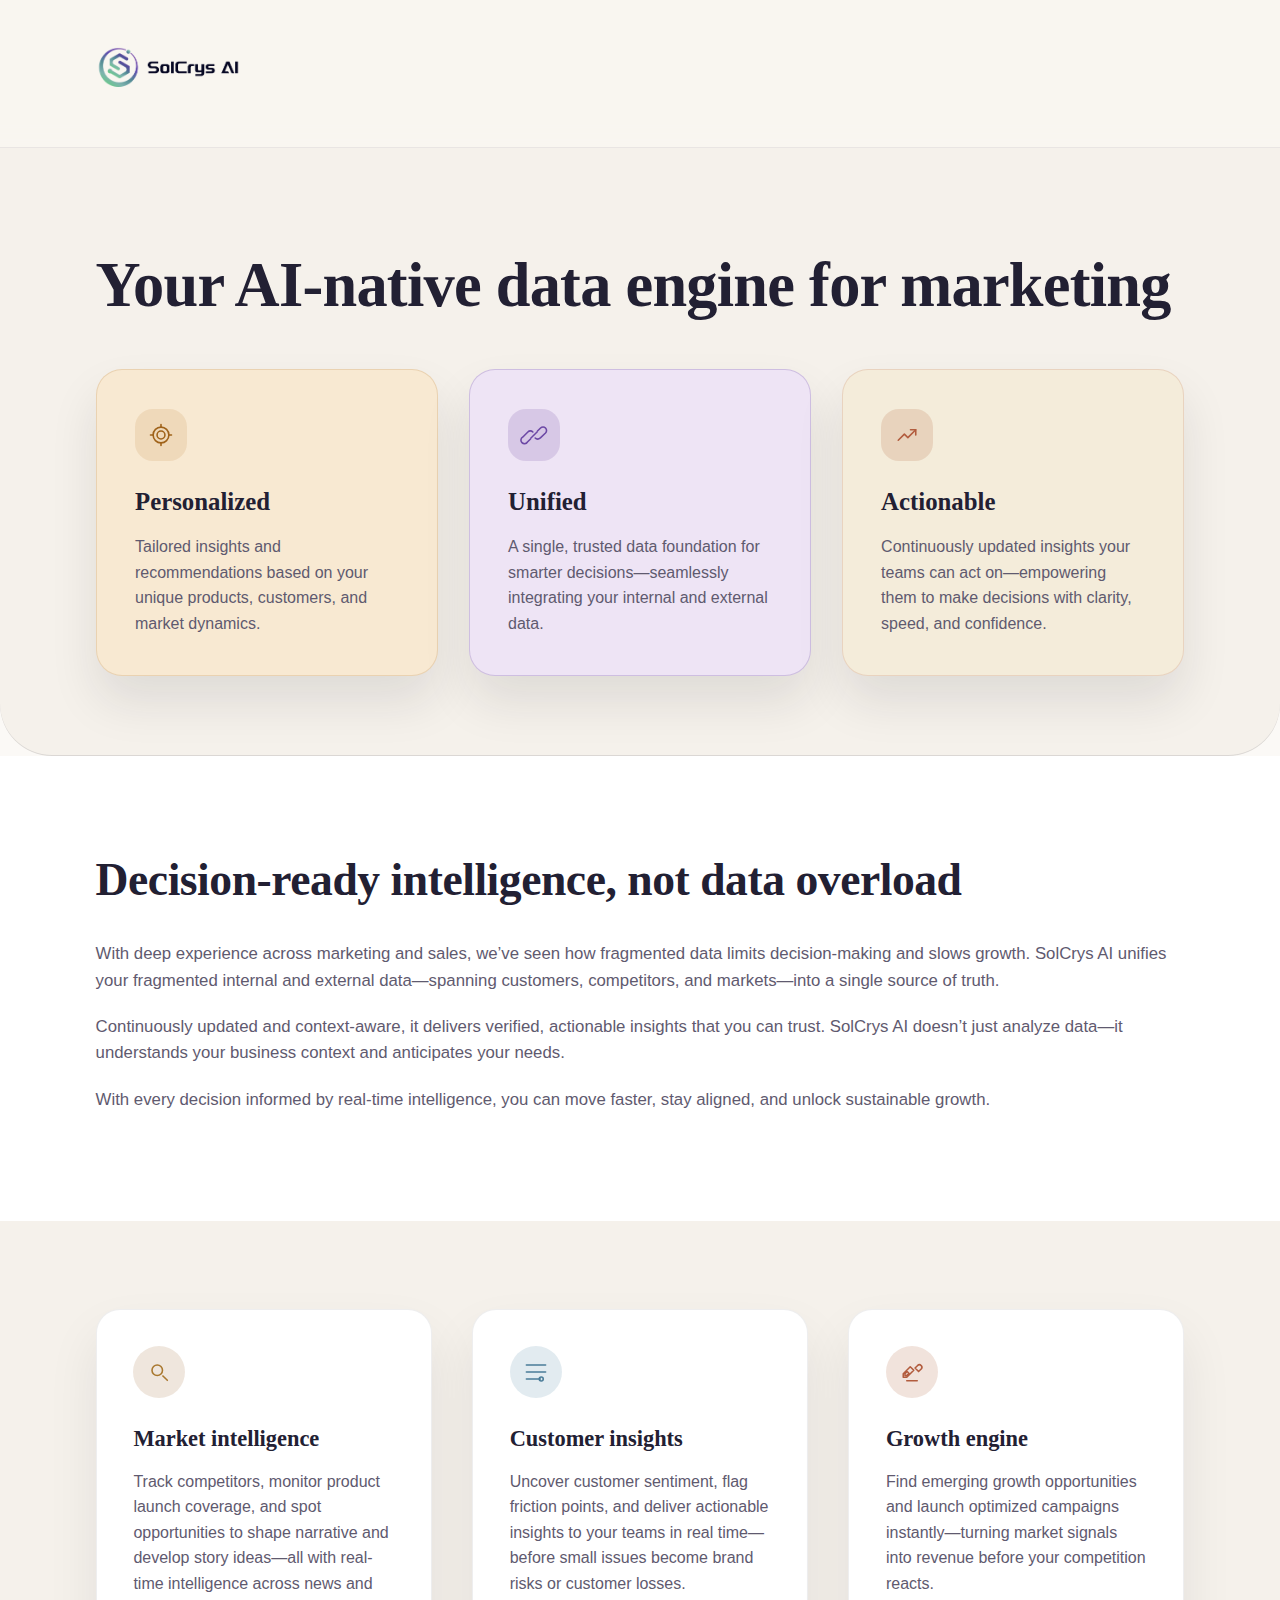
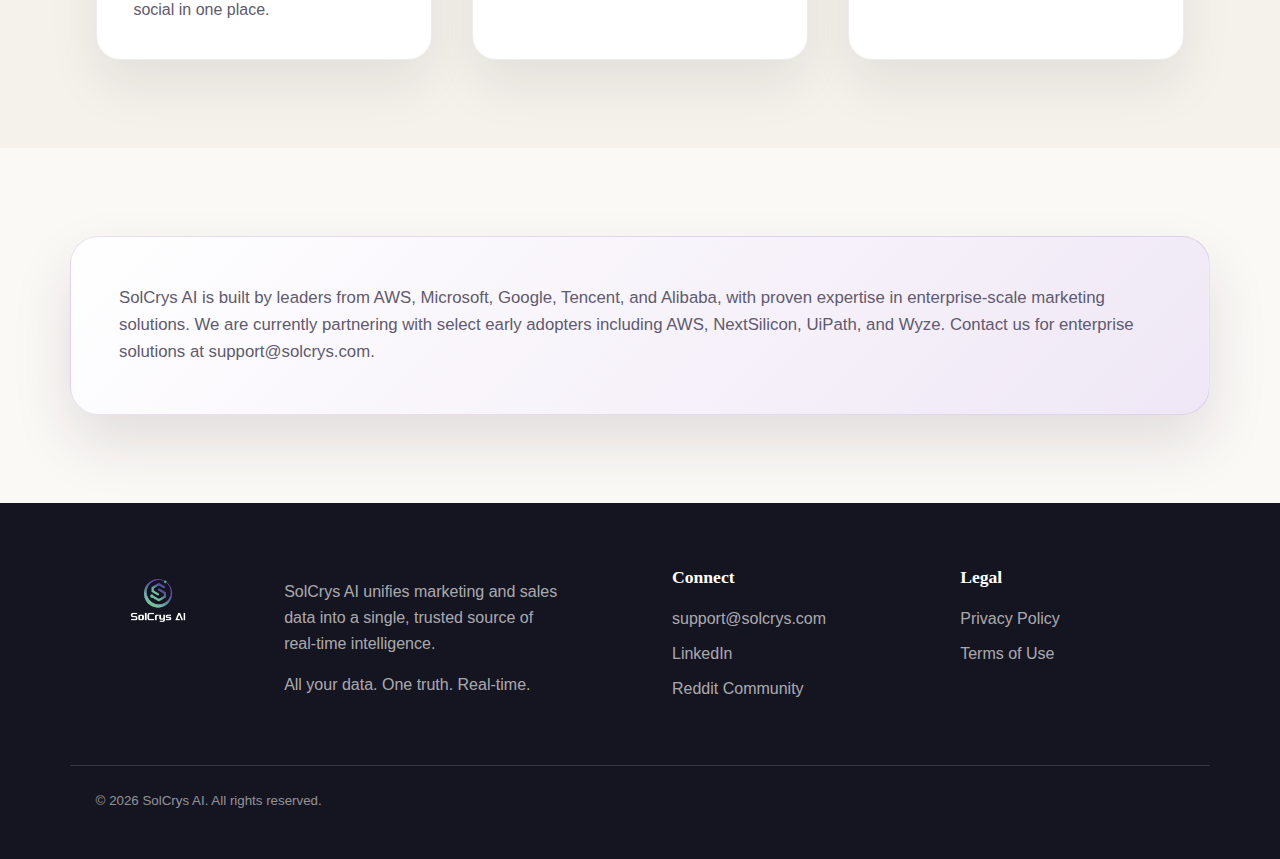
<file: index.html>
<!DOCTYPE html>
<html lang="en">
  <head>
    <meta charset="utf-8" />
    <meta name="viewport" content="width=device-width, initial-scale=1" />
    <title>SolCrys AI | Your AI-Native Data Engine for Marketing</title>
    <meta
      name="description"
      content="SolCrys AI unifies your fragmented data into a single, trusted foundation that delivers continuously updated, actionable insights for marketing and revenue teams."
    />
    <meta property="og:title" content="SolCrys AI | Your AI-Native Data Engine for Marketing" />
    <meta
      property="og:description"
      content="Continuously updated, context-aware intelligence that empowers teams to make faster, smarter decisions."
    />
    <meta property="og:type" content="website" />
    <meta property="og:url" content="https://www.solcrys.ai/" />
    <link rel="stylesheet" href="styles.css" />
    <link rel="icon" type="image/png" sizes="192x192" href="assets/solcrys-logo-tab-2.png" />
    <link rel="shortcut icon" href="assets/solcrys-logo-tab-2.png" />
  </head>
  <body>
    <header class="site-header" aria-label="Primary">
      <div class="container navbar">
        <a class="brand-mark" href="index.html">
          <img src="assets/solcrys-logo-full.png" alt="SolCrys AI logo" />
        </a>
      </div>
    </header>

    <main>
      <section class="hero" id="top">
        <div class="container hero-intro">
          <h1>Your AI-native data engine for marketing</h1>
          <div class="feature-row">
            <article class="feature-card">
              <div class="feature-icon" aria-hidden="true">
                <svg viewBox="0 0 32 32" role="img">
                  <circle cx="16" cy="16" r="9" />
                  <circle cx="16" cy="16" r="4.5" />
                  <path d="M16 7V4M16 28v-3M7 16H4M28 16h-3" />
                </svg>
              </div>
              <h2>Personalized</h2>
              <p>Tailored insights and recommendations based on your unique products, customers, and market dynamics.</p>
            </article>
            <article class="feature-card">
              <div class="feature-icon" aria-hidden="true">
                <svg viewBox="0 0 32 32" role="img">
                  <path d="M12 20.5 8.5 24a4 4 0 1 1-5.5-5.5L9 12.5a4 4 0 0 1 5.66 0" />
                  <path d="m20 11.5 3.5-3.5a4 4 0 1 1 5.66 5.66L23 19.5a4 4 0 0 1-5.66 0" />
                  <path d="m12.5 19.5 7-7" />
                </svg>
              </div>
              <h2>Unified</h2>
              <p>A single, trusted data foundation for smarter decisions—seamlessly integrating your internal and external data.</p>
            </article>
            <article class="feature-card">
              <div class="feature-icon" aria-hidden="true">
                <svg viewBox="0 0 32 32" role="img">
                  <path d="M6 22 13 15l4 4 9-9" />
                  <path d="M20 10h6v6" />
                </svg>
              </div>
              <h2>Actionable</h2>
              <p>Continuously updated insights your teams can act on—empowering them to make decisions with clarity, speed, and confidence.</p>
            </article>
          </div>
        </div>
      </section>

      <section class="section narrative">
        <div class="container narrative-grid">
          <div class="narrative-copy">
            <h2>Decision-ready intelligence, not data overload</h2>
            <p>
              With deep experience across marketing and sales, we’ve seen how fragmented data limits decision-making and slows growth. SolCrys AI unifies your fragmented internal and external data—spanning customers, competitors, and markets—into a single source of truth.
            </p>
            <p>
              Continuously updated and context-aware, it delivers verified, actionable insights that you can trust. SolCrys AI doesn’t just analyze data—it understands your business context and anticipates your needs.
            </p>
            <p>
              With every decision informed by real-time intelligence, you can move faster, stay aligned, and unlock sustainable growth.
            </p>
          </div>
        </div>
      </section>

      <section class="section capabilities">
        <div class="container capabilities-grid">
          <article class="capability-card">
            <div class="capability-icon" aria-hidden="true">
              <svg viewBox="0 0 32 32" role="img">
                <circle cx="14" cy="14" r="6" />
                <path d="m20.5 20.5 5 5" />
              </svg>
            </div>
            <h3>Market intelligence</h3>
            <p>Track competitors, monitor product launch coverage, and spot opportunities to shape narrative and develop story ideas—all with real-time intelligence across news and social in one place.</p>
          </article>
          <article class="capability-card">
            <div class="capability-icon" aria-hidden="true">
              <svg viewBox="0 0 32 32" role="img">
                <path d="M5 8h22M5 16h22M5 24h16" />
                <circle cx="22" cy="24" r="2.25" />
              </svg>
            </div>
            <h3>Customer insights</h3>
            <p>Uncover customer sentiment, flag friction points, and deliver actionable insights to your teams in real time—before small issues become brand risks or customer losses.</p>
          </article>
          <article class="capability-card">
            <div class="capability-icon" aria-hidden="true">
              <svg viewBox="0 0 32 32" role="img">
                <path d="M6 22v-4l8-8 4 4-8 8Zm2-2h2l2.5-2.5-2-2L8 18Zm14.5-11.5-3 3 4 4 3-3A2.83 2.83 0 0 0 22.5 8.5Z" />
                <path d="M10 26h12" />
              </svg>
            </div>
            <h3>Growth engine</h3>
            <p>Find emerging growth opportunities and launch optimized campaigns instantly—turning market signals into revenue before your competition reacts.</p>
          </article>
        </div>
      </section>

      <section class="section cta">
        <div class="container cta-card">
          <p>
            SolCrys AI is built by leaders from AWS, Microsoft, Google, Tencent, and Alibaba, with proven expertise in enterprise-scale marketing solutions. We are currently partnering with select early adopters including AWS, NextSilicon, UiPath, and Wyze. Contact us for enterprise solutions at
            <a href="mailto:support@solcrys.com">support@solcrys.com</a>.
          </p>
        </div>
      </section>
    </main>

    <footer class="site-footer" aria-label="Footer">
      <div class="container footer-grid">
        <div class="footer-col footer-mark">
          <img class="footer-logo" src="assets/solcrys-footer-logo.png" alt="SolCrys AI logo" />
        </div>
        <div class="footer-col footer-summary">
          <p>SolCrys AI unifies marketing and sales data into a single, trusted source of real-time intelligence.</p>
          <p class="footer-tagline">All your data. One truth. Real-time.</p>
        </div>
        <div>
          <h4>Connect</h4>
          <div class="footer-links">
            <a href="mailto:support@solcrys.com">support@solcrys.com</a>
            <a href="https://www.linkedin.com/company/solcrys-ai/">LinkedIn</a>
            <a href="https://www.reddit.com/r/SolCrysAI/">Reddit Community</a>
          </div>
        </div>
        <div>
          <h4>Legal</h4>
          <div class="footer-links">
            <a href="privacy.html">Privacy Policy</a>
            <a href="terms.html">Terms of Use</a>
          </div>
        </div>
      </div>
      <div class="container footer-bottom">
        <small>© <span id="year"></span> SolCrys AI. All rights reserved.</small>
    </footer>

    <script>
      const yearEl = document.getElementById('year');
      if (yearEl) {
        yearEl.textContent = new Date().getFullYear();
      }
    </script>
  </body>
</html>
</file>
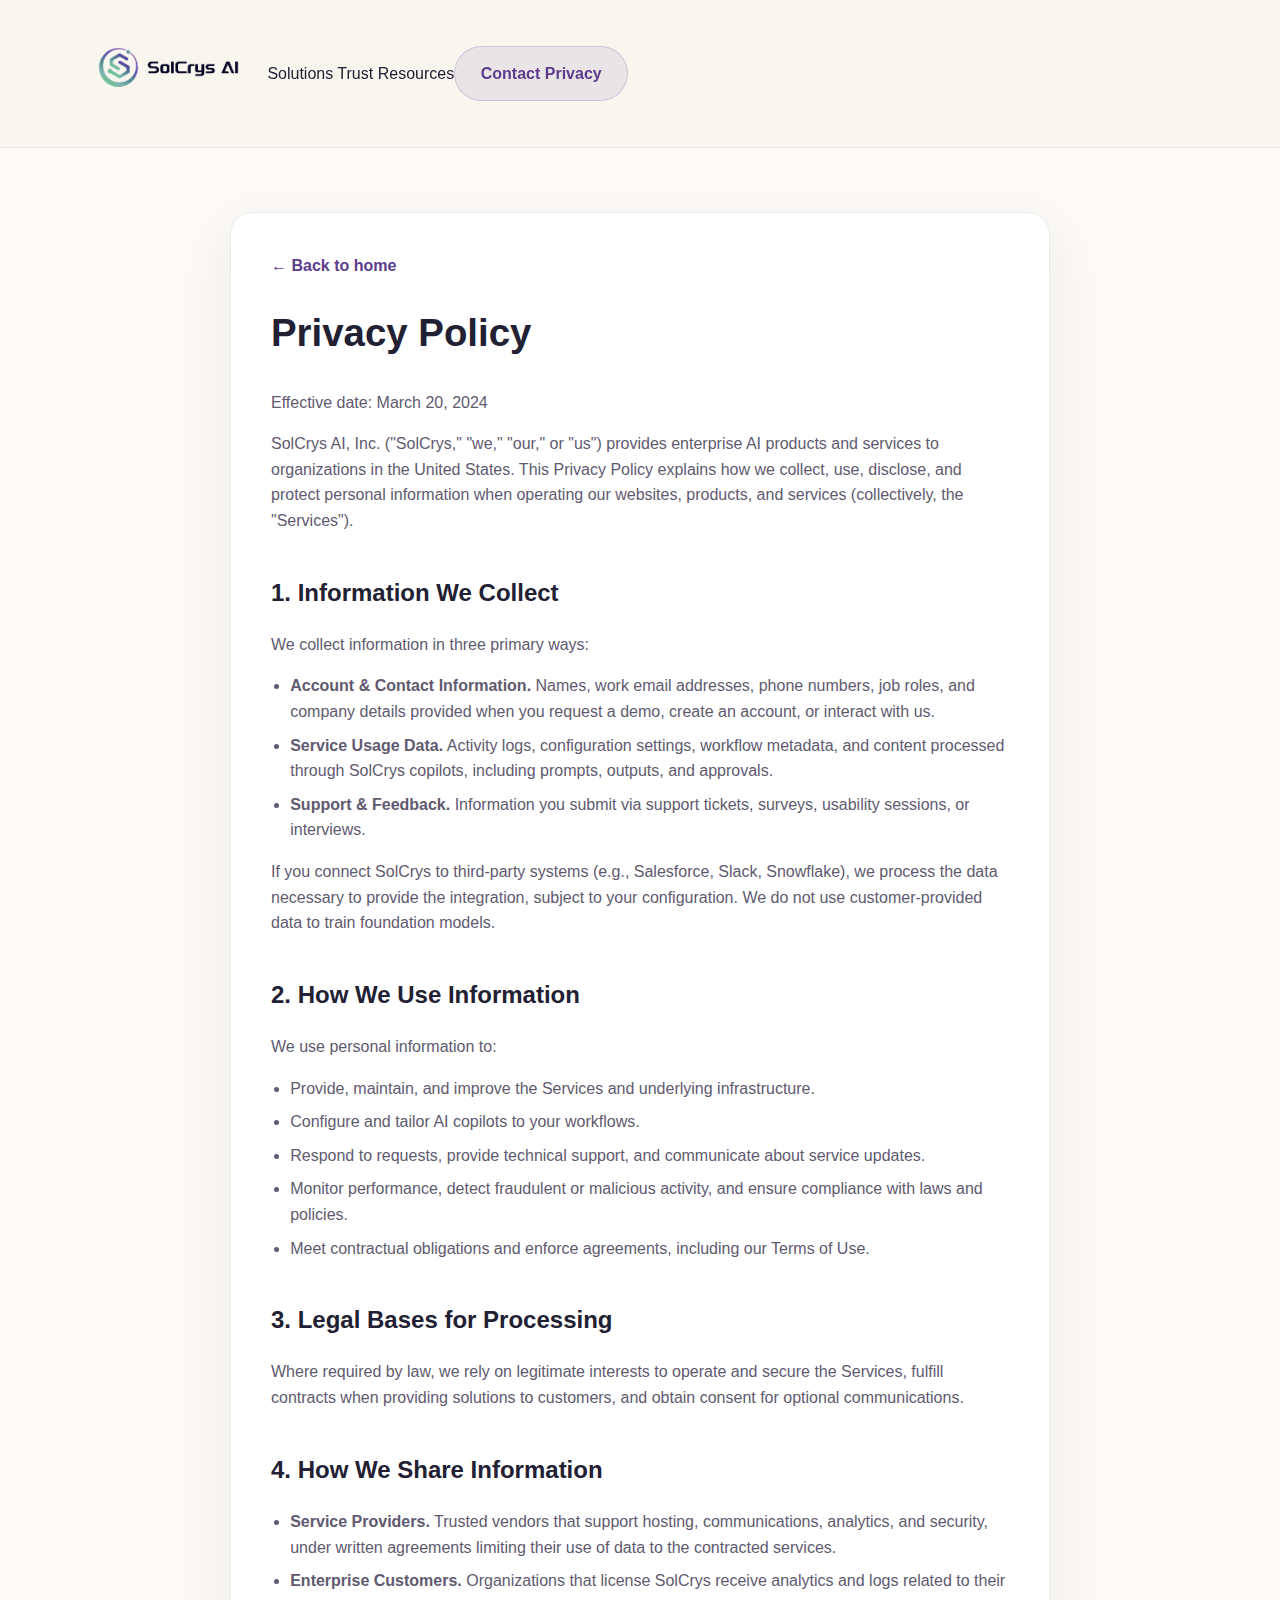
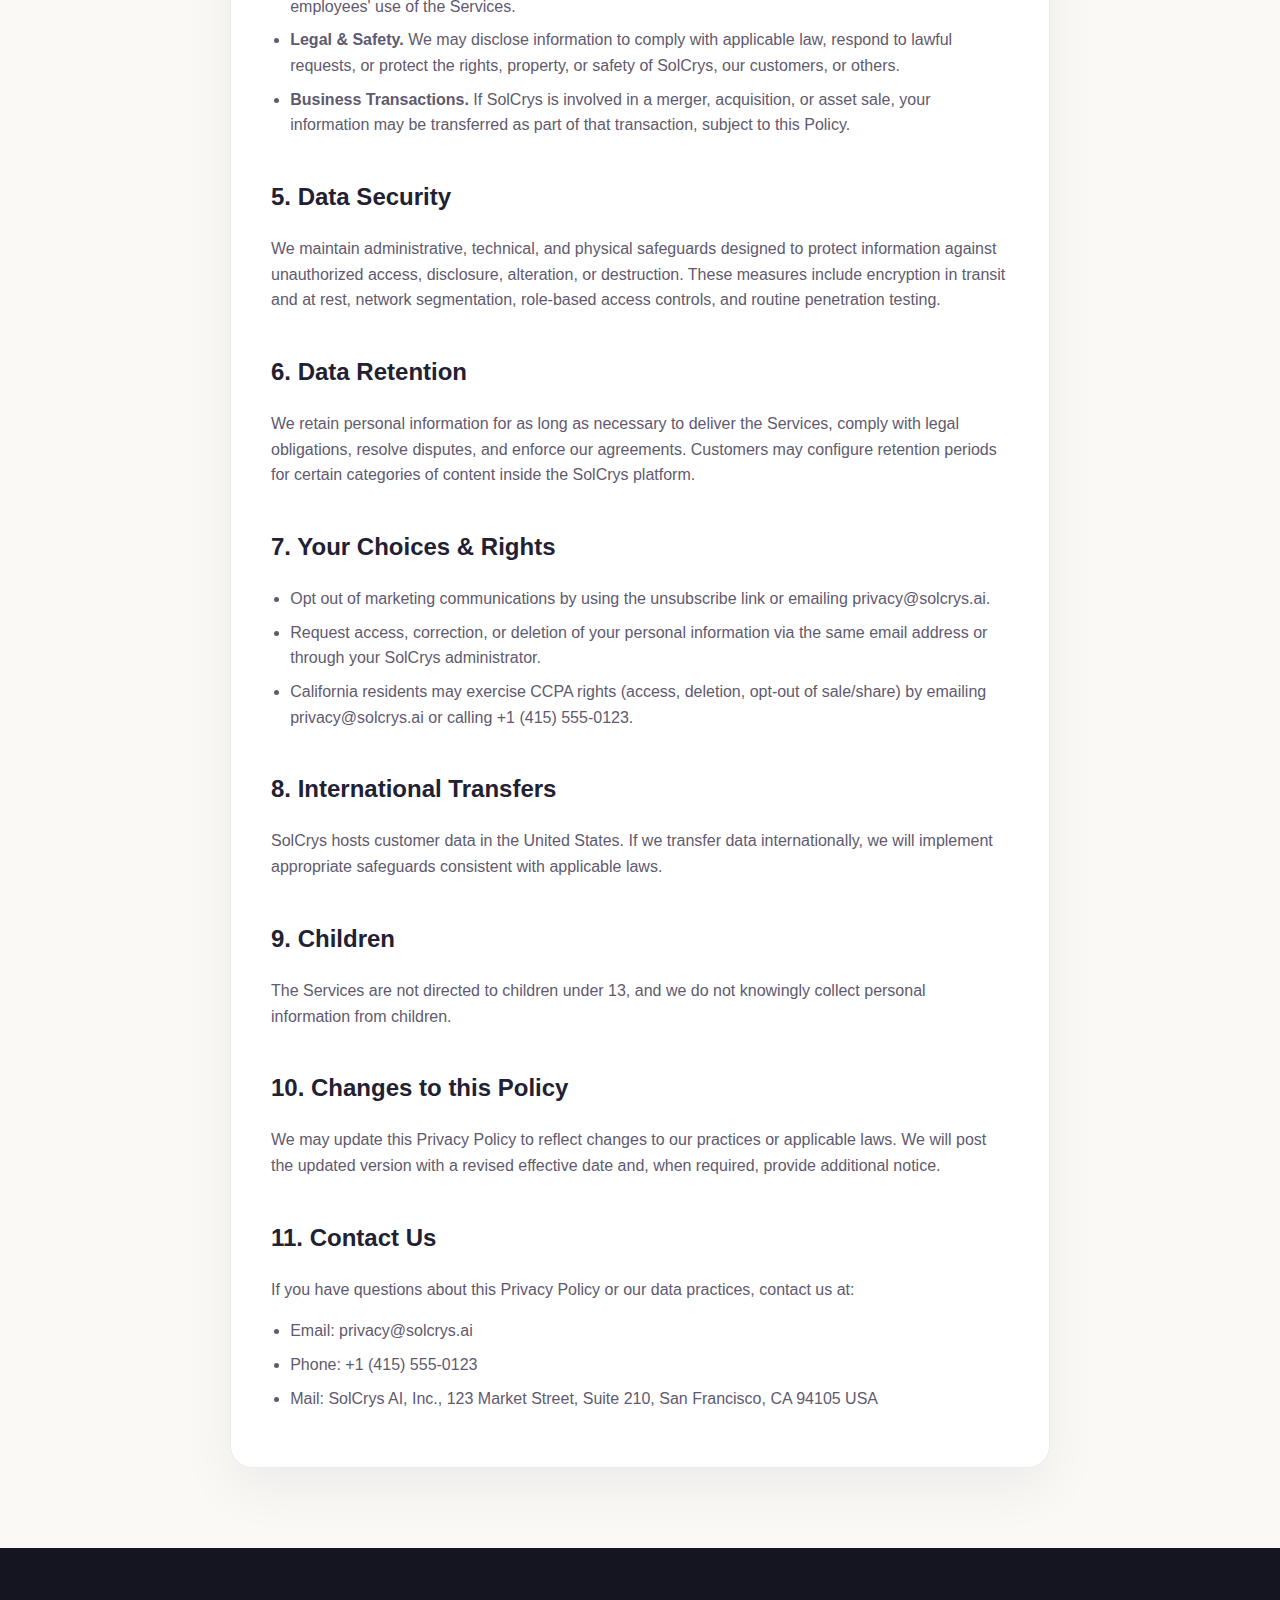
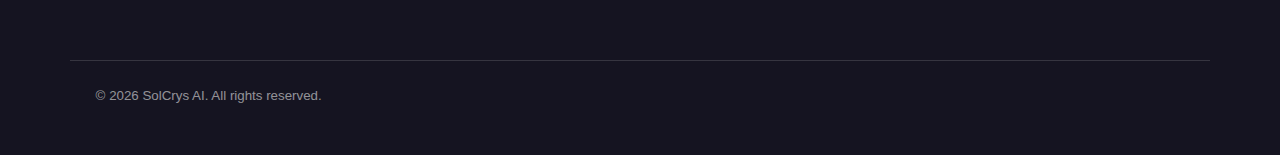
<file: privacy.html>
<!DOCTYPE html>
<html lang="en">
  <head>
    <meta charset="utf-8" />
    <meta name="viewport" content="width=device-width, initial-scale=1" />
    <title>SolCrys AI Privacy Policy</title>
    <meta
      name="description"
      content="Learn how SolCrys AI collects, uses, and protects data for US customers in compliance with privacy regulations."
    />
    <link rel="stylesheet" href="styles.css" />
    <link rel="icon" href="assets/favicon.svg" />
  </head>
  <body>
    <header class="site-header" aria-label="Primary">
      <div class="container navbar">
        <a class="brand-mark" href="index.html">
          <img src="assets/solcrys-logo-full.png" alt="SolCrys AI logo" />
        </a>
        <nav class="nav-links" aria-label="Main navigation">
          <a href="index.html#solutions">Solutions</a>
          <a href="index.html#trust">Trust</a>
          <a href="index.html#resources">Resources</a>
        </nav>
        <a class="btn btn-secondary" href="mailto:privacy@solcrys.ai">Contact Privacy</a>
      </div>
    </header>

    <main class="privacy-wrapper">
      <div class="container legal-content">
        <a class="back-link" href="index.html">← Back to home</a>
        <h1>Privacy Policy</h1>
        <p>Effective date: March 20, 2024</p>

        <p>
          SolCrys AI, Inc. ("SolCrys," "we," "our," or "us") provides enterprise AI products and services to organizations in the United States.
          This Privacy Policy explains how we collect, use, disclose, and protect personal information when operating our websites, products, and services (collectively, the "Services").
        </p>

        <h2>1. Information We Collect</h2>
        <p>We collect information in three primary ways:</p>
        <ul>
          <li>
            <strong>Account & Contact Information.</strong> Names, work email addresses, phone numbers, job roles, and company details provided when you request a demo, create an account, or interact with us.
          </li>
          <li>
            <strong>Service Usage Data.</strong> Activity logs, configuration settings, workflow metadata, and content processed through SolCrys copilots, including prompts, outputs, and approvals.
          </li>
          <li>
            <strong>Support & Feedback.</strong> Information you submit via support tickets, surveys, usability sessions, or interviews.
          </li>
        </ul>
        <p>
          If you connect SolCrys to third-party systems (e.g., Salesforce, Slack, Snowflake), we process the data necessary to provide the integration, subject to your configuration. We do not use customer-provided data to train foundation models.
        </p>

        <h2>2. How We Use Information</h2>
        <p>We use personal information to:</p>
        <ul>
          <li>Provide, maintain, and improve the Services and underlying infrastructure.</li>
          <li>Configure and tailor AI copilots to your workflows.</li>
          <li>Respond to requests, provide technical support, and communicate about service updates.</li>
          <li>Monitor performance, detect fraudulent or malicious activity, and ensure compliance with laws and policies.</li>
          <li>Meet contractual obligations and enforce agreements, including our Terms of Use.</li>
        </ul>

        <h2>3. Legal Bases for Processing</h2>
        <p>
          Where required by law, we rely on legitimate interests to operate and secure the Services, fulfill contracts when providing solutions to customers, and obtain consent for optional communications.
        </p>

        <h2>4. How We Share Information</h2>
        <ul>
          <li>
            <strong>Service Providers.</strong> Trusted vendors that support hosting, communications, analytics, and security, under written agreements limiting their use of data to the contracted services.
          </li>
          <li>
            <strong>Enterprise Customers.</strong> Organizations that license SolCrys receive analytics and logs related to their employees' use of the Services.
          </li>
          <li>
            <strong>Legal & Safety.</strong> We may disclose information to comply with applicable law, respond to lawful requests, or protect the rights, property, or safety of SolCrys, our customers, or others.
          </li>
          <li>
            <strong>Business Transactions.</strong> If SolCrys is involved in a merger, acquisition, or asset sale, your information may be transferred as part of that transaction, subject to this Policy.
          </li>
        </ul>

        <h2>5. Data Security</h2>
        <p>
          We maintain administrative, technical, and physical safeguards designed to protect information against unauthorized access, disclosure, alteration, or destruction. These measures include encryption in transit and at rest, network segmentation, role-based access controls, and routine penetration testing.
        </p>

        <h2>6. Data Retention</h2>
        <p>
          We retain personal information for as long as necessary to deliver the Services, comply with legal obligations, resolve disputes, and enforce our agreements. Customers may configure retention periods for certain categories of content inside the SolCrys platform.
        </p>

        <h2>7. Your Choices & Rights</h2>
        <ul>
          <li>Opt out of marketing communications by using the unsubscribe link or emailing <a href="mailto:privacy@solcrys.ai">privacy@solcrys.ai</a>.</li>
          <li>Request access, correction, or deletion of your personal information via the same email address or through your SolCrys administrator.</li>
          <li>
            California residents may exercise CCPA rights (access, deletion, opt-out of sale/share) by emailing
            <a href="mailto:privacy@solcrys.ai">privacy@solcrys.ai</a> or calling +1 (415) 555-0123.
          </li>
        </ul>

        <h2>8. International Transfers</h2>
        <p>
          SolCrys hosts customer data in the United States. If we transfer data internationally, we will implement appropriate safeguards consistent with applicable laws.
        </p>

        <h2>9. Children</h2>
        <p>The Services are not directed to children under 13, and we do not knowingly collect personal information from children.</p>

        <h2>10. Changes to this Policy</h2>
        <p>
          We may update this Privacy Policy to reflect changes to our practices or applicable laws. We will post the updated version with a revised effective date and, when required, provide additional notice.
        </p>

        <h2>11. Contact Us</h2>
        <p>
          If you have questions about this Privacy Policy or our data practices, contact us at:
        </p>
        <ul>
          <li>Email: <a href="mailto:privacy@solcrys.ai">privacy@solcrys.ai</a></li>
          <li>Phone: +1 (415) 555-0123</li>
          <li>Mail: SolCrys AI, Inc., 123 Market Street, Suite 210, San Francisco, CA 94105 USA</li>
        </ul>
      </div>
    </main>

    <footer class="site-footer" aria-label="Footer">
      <div class="container footer-bottom">
        <small>© <span id="year"></span> SolCrys AI. All rights reserved.</small>
      </div>
    </footer>

    <script>
      const yearEl = document.getElementById('year');
      if (yearEl) {
        yearEl.textContent = new Date().getFullYear();
      }
    </script>
  </body>
</html>
</file>
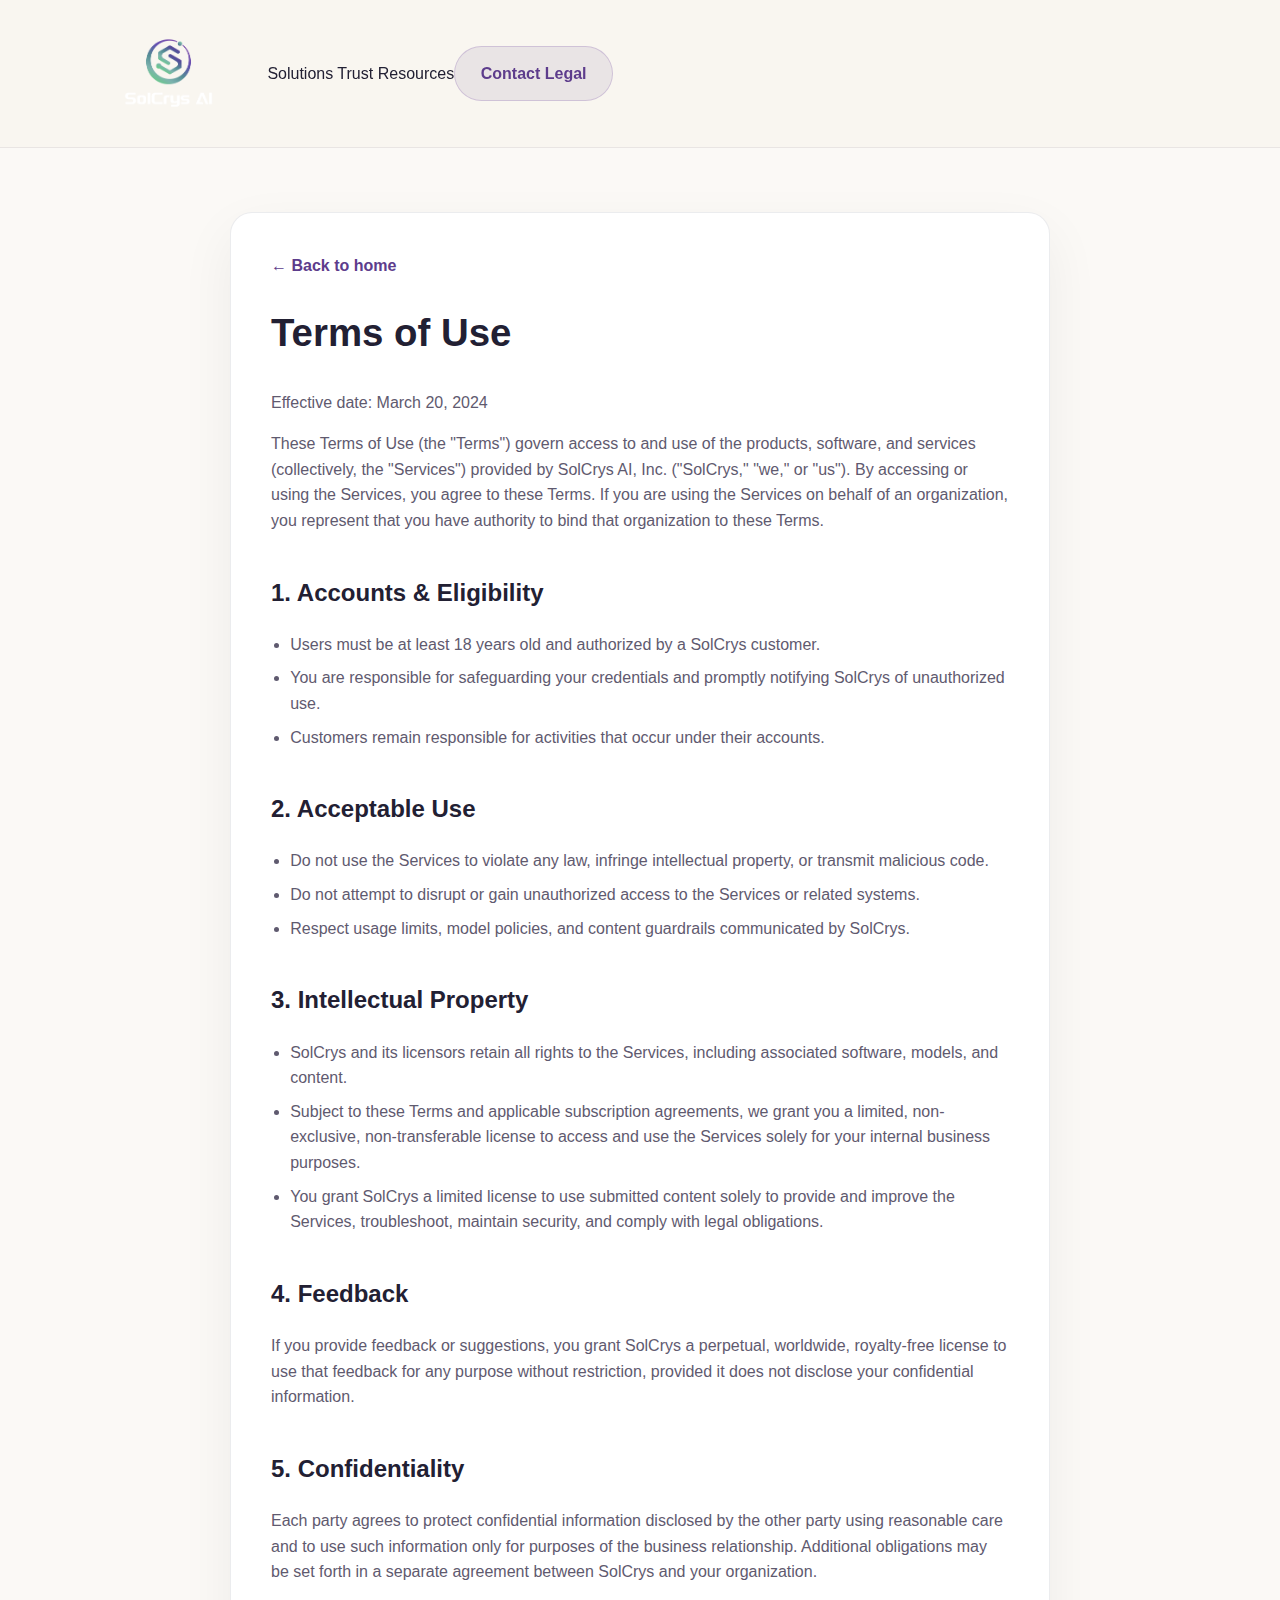
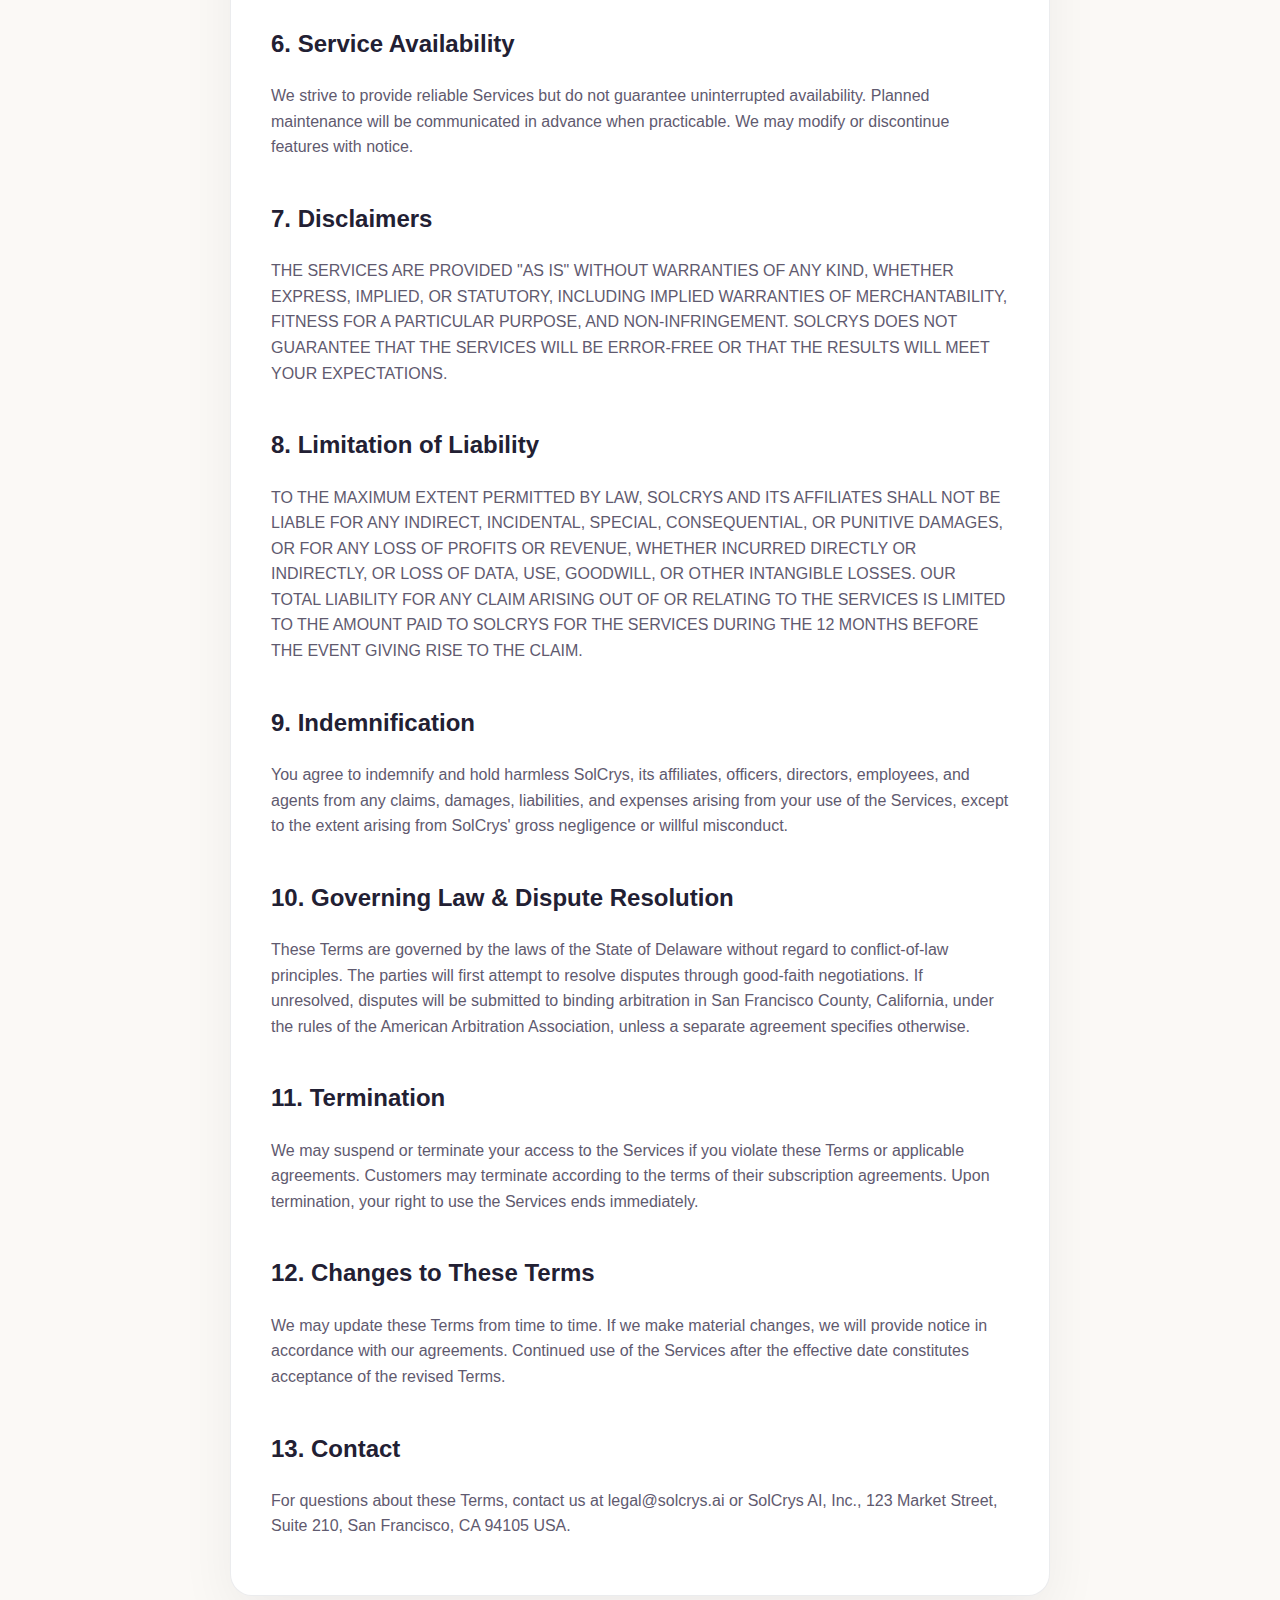
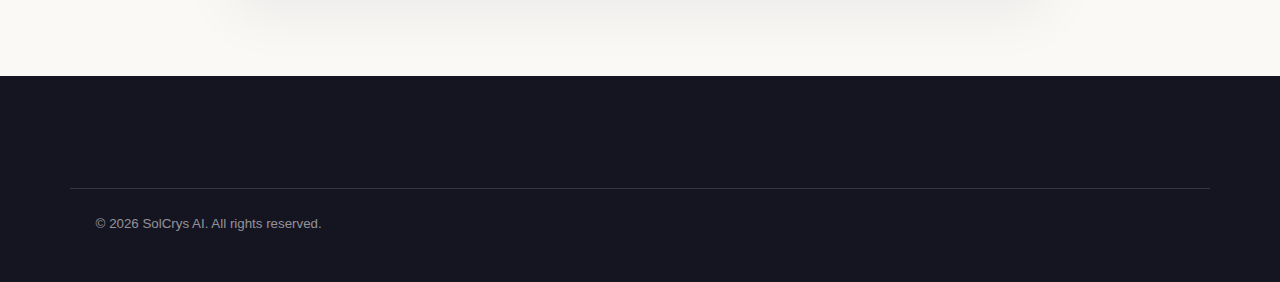
<file: terms.html>
<!DOCTYPE html>
<html lang="en">
  <head>
    <meta charset="utf-8" />
    <meta name="viewport" content="width=device-width, initial-scale=1" />
    <title>SolCrys AI Terms of Use</title>
    <meta name="description" content="Terms and conditions for using SolCrys AI's services in the United States." />
    <link rel="stylesheet" href="styles.css" />
    <link rel="icon" href="assets/favicon.svg" />
  </head>
  <body>
    <header class="site-header" aria-label="Primary">
      <div class="container navbar">
        <a class="brand-mark" href="index.html">
          <img src="assets/solcrys-logo.png" alt="SolCrys AI logo" />
        </a>
        <nav class="nav-links" aria-label="Main navigation">
          <a href="index.html#solutions">Solutions</a>
          <a href="index.html#trust">Trust</a>
          <a href="index.html#resources">Resources</a>
        </nav>
        <a class="btn btn-secondary" href="mailto:legal@solcrys.ai">Contact Legal</a>
      </div>
    </header>

    <main class="privacy-wrapper">
      <div class="container legal-content">
        <a class="back-link" href="index.html">← Back to home</a>
        <h1>Terms of Use</h1>
        <p>Effective date: March 20, 2024</p>

        <p>
          These Terms of Use (the "Terms") govern access to and use of the products, software, and services (collectively, the "Services") provided by SolCrys AI, Inc. ("SolCrys," "we," or "us"). By accessing or using the Services, you agree to these Terms. If you are using the Services on behalf of an organization, you represent that you have authority to bind that organization to these Terms.
        </p>

        <h2>1. Accounts & Eligibility</h2>
        <ul>
          <li>Users must be at least 18 years old and authorized by a SolCrys customer.</li>
          <li>You are responsible for safeguarding your credentials and promptly notifying SolCrys of unauthorized use.</li>
          <li>Customers remain responsible for activities that occur under their accounts.</li>
        </ul>

        <h2>2. Acceptable Use</h2>
        <ul>
          <li>Do not use the Services to violate any law, infringe intellectual property, or transmit malicious code.</li>
          <li>Do not attempt to disrupt or gain unauthorized access to the Services or related systems.</li>
          <li>Respect usage limits, model policies, and content guardrails communicated by SolCrys.</li>
        </ul>

        <h2>3. Intellectual Property</h2>
        <ul>
          <li>SolCrys and its licensors retain all rights to the Services, including associated software, models, and content.</li>
          <li>
            Subject to these Terms and applicable subscription agreements, we grant you a limited, non-exclusive, non-transferable license to access and use the Services solely for your internal business purposes.
          </li>
          <li>
            You grant SolCrys a limited license to use submitted content solely to provide and improve the Services, troubleshoot, maintain security, and comply with legal obligations.
          </li>
        </ul>

        <h2>4. Feedback</h2>
        <p>
          If you provide feedback or suggestions, you grant SolCrys a perpetual, worldwide, royalty-free license to use that feedback for any purpose without restriction, provided it does not disclose your confidential information.
        </p>

        <h2>5. Confidentiality</h2>
        <p>
          Each party agrees to protect confidential information disclosed by the other party using reasonable care and to use such information only for purposes of the business relationship. Additional obligations may be set forth in a separate agreement between SolCrys and your organization.
        </p>

        <h2>6. Service Availability</h2>
        <p>
          We strive to provide reliable Services but do not guarantee uninterrupted availability. Planned maintenance will be communicated in advance when practicable. We may modify or discontinue features with notice.
        </p>

        <h2>7. Disclaimers</h2>
        <p>
          THE SERVICES ARE PROVIDED "AS IS" WITHOUT WARRANTIES OF ANY KIND, WHETHER EXPRESS, IMPLIED, OR STATUTORY, INCLUDING IMPLIED WARRANTIES OF MERCHANTABILITY, FITNESS FOR A PARTICULAR PURPOSE, AND NON-INFRINGEMENT. SOLCRYS DOES NOT GUARANTEE THAT THE SERVICES WILL BE ERROR-FREE OR THAT THE RESULTS WILL MEET YOUR EXPECTATIONS.
        </p>

        <h2>8. Limitation of Liability</h2>
        <p>
          TO THE MAXIMUM EXTENT PERMITTED BY LAW, SOLCRYS AND ITS AFFILIATES SHALL NOT BE LIABLE FOR ANY INDIRECT, INCIDENTAL, SPECIAL, CONSEQUENTIAL, OR PUNITIVE DAMAGES, OR FOR ANY LOSS OF PROFITS OR REVENUE, WHETHER INCURRED DIRECTLY OR INDIRECTLY, OR LOSS OF DATA, USE, GOODWILL, OR OTHER INTANGIBLE LOSSES. OUR TOTAL LIABILITY FOR ANY CLAIM ARISING OUT OF OR RELATING TO THE SERVICES IS LIMITED TO THE AMOUNT PAID TO SOLCRYS FOR THE SERVICES DURING THE 12 MONTHS BEFORE THE EVENT GIVING RISE TO THE CLAIM.
        </p>

        <h2>9. Indemnification</h2>
        <p>
          You agree to indemnify and hold harmless SolCrys, its affiliates, officers, directors, employees, and agents from any claims, damages, liabilities, and expenses arising from your use of the Services, except to the extent arising from SolCrys' gross negligence or willful misconduct.
        </p>

        <h2>10. Governing Law & Dispute Resolution</h2>
        <p>
          These Terms are governed by the laws of the State of Delaware without regard to conflict-of-law principles. The parties will first attempt to resolve disputes through good-faith negotiations. If unresolved, disputes will be submitted to binding arbitration in San Francisco County, California, under the rules of the American Arbitration Association, unless a separate agreement specifies otherwise.
        </p>

        <h2>11. Termination</h2>
        <p>
          We may suspend or terminate your access to the Services if you violate these Terms or applicable agreements. Customers may terminate according to the terms of their subscription agreements. Upon termination, your right to use the Services ends immediately.
        </p>

        <h2>12. Changes to These Terms</h2>
        <p>
          We may update these Terms from time to time. If we make material changes, we will provide notice in accordance with our agreements. Continued use of the Services after the effective date constitutes acceptance of the revised Terms.
        </p>

        <h2>13. Contact</h2>
        <p>
          For questions about these Terms, contact us at <a href="mailto:legal@solcrys.ai">legal@solcrys.ai</a> or SolCrys AI, Inc., 123 Market Street, Suite 210, San Francisco, CA 94105 USA.
        </p>
      </div>
    </main>

    <footer class="site-footer" aria-label="Footer">
      <div class="container footer-bottom">
        <small>© <span id="year"></span> SolCrys AI. All rights reserved.</small>
      </div>
    </footer>

    <script>
      const yearEl = document.getElementById('year');
      if (yearEl) {
        yearEl.textContent = new Date().getFullYear();
      }
    </script>
  </body>
</html>
</file>
<file: styles.css>
:root {
  --color-ink: #222033;
  --color-muted: #5f5a6f;
  --color-cream: #f5f1eb;
  --color-shell: #fbf9f6;
  --color-highlight: #7f5cab;
  --color-highlight-dark: #5d3c8c;
  --color-card-1: #f8e9d2;
  --color-card-2: #eee4f5;
  --color-card-3: #f4ecda;
  --color-card-border: rgba(126, 98, 148, 0.18);
  --color-divider: rgba(34, 32, 51, 0.12);
  --color-footer-bg: #151421;
  --color-footer-muted: rgba(255, 255, 255, 0.65);
  --color-text: var(--color-ink);
  --color-text-muted: var(--color-muted);
  --font-body: "Inter", "MiSans VF", "Segoe UI", Roboto, sans-serif;
  --font-display: "Georgia", "Times New Roman", serif;
  --max-width: 1140px;
  --shadow-soft: 0 30px 60px rgba(28, 21, 40, 0.12);
  --radius: 22px;
  --radius-pill: 999px;
  --transition: all 0.25s ease;
  --logo-height: 118px;
  --logo-height-mobile: 84px;
}

* {
  box-sizing: border-box;
}

html {
  font-size: 16px;
  scroll-behavior: smooth;
}

body {
  margin: 0;
  font-family: var(--font-body);
  color: var(--color-text);
  background: var(--color-shell);
  line-height: 1.6;
}

a {
  color: inherit;
  text-decoration: none;
}

a:hover,
a:focus {
  color: var(--color-highlight);
}

img {
  max-width: 100%;
  display: block;
}

.container {
  width: min(100%, var(--max-width));
  margin: 0 auto;
  padding: 0 clamp(1rem, 2vw, 2.5rem);
}

.btn {
  display: inline-flex;
  align-items: center;
  justify-content: center;
  gap: 0.5rem;
  padding: 0.85rem 1.6rem;
  border-radius: var(--radius-pill);
  border: 1px solid transparent;
  font-weight: 600;
  font-size: 1rem;
  transition: var(--transition);
  cursor: pointer;
}

.btn-primary {
  background: linear-gradient(135deg, var(--color-highlight), var(--color-highlight-dark));
  color: #fff;
  box-shadow: 0 20px 45px rgba(127, 92, 171, 0.28);
}

.btn-primary:hover,
.btn-primary:focus {
  transform: translateY(-2px);
  box-shadow: 0 24px 55px rgba(80, 58, 130, 0.28);
}

.btn-secondary {
  background: rgba(126, 98, 148, 0.12);
  color: var(--color-highlight-dark);
  border-color: rgba(127, 92, 171, 0.25);
}

.btn-secondary:hover,
.btn-secondary:focus {
  background: rgba(126, 98, 148, 0.2);
}

.site-header {
  position: sticky;
  top: 0;
  z-index: 10;
  background: rgba(248, 245, 239, 0.9);
  backdrop-filter: blur(12px);
  border-bottom: 1px solid rgba(53, 41, 63, 0.08);
}

.navbar {
  display: flex;
  align-items: center;
  justify-content: flex-start;
  padding: 0.9rem 0;
}

.brand-mark {
  display: inline-flex;
  align-items: center;
}

.brand-mark img {
  height: var(--logo-height);
  width: auto;
  display: block;
}

.hero {
  position: relative;
  padding: clamp(4.5rem, 12vw, 6.5rem) 0 clamp(3.5rem, 8vw, 5rem);
  background: var(--color-cream);
  border-bottom-left-radius: 52px;
  border-bottom-right-radius: 52px;
  box-shadow: inset 0 -1px 0 var(--color-divider);
}

.hero-intro {
  display: grid;
  gap: clamp(2.25rem, 5vw, 3.25rem);
}

.hero-intro h1 {
  font-family: var(--font-display);
  font-size: clamp(2.9rem, 6vw, 3.9rem);
  line-height: 1.05;
  margin: 0;
  letter-spacing: -0.012em;
  color: var(--color-ink);
}

.feature-row {
  display: grid;
  grid-template-columns: repeat(auto-fit, minmax(220px, 1fr));
  gap: clamp(1.4rem, 3vw, 1.9rem);
}

.feature-card {
  padding: clamp(1.9rem, 4vw, 2.4rem);
  border-radius: 26px;
  border: 1px solid transparent;
  box-shadow: 0 26px 48px rgba(31, 26, 39, 0.1);
  background: #fff;
  transition: var(--transition);
  min-height: 220px;
}

.feature-card:nth-of-type(1) {
  background: var(--color-card-1);
  border-color: rgba(198, 151, 92, 0.28);
}

.feature-card:nth-of-type(2) {
  background: var(--color-card-2);
  border-color: rgba(127, 92, 171, 0.28);
}

.feature-card:nth-of-type(3) {
  background: var(--color-card-3);
  border-color: rgba(199, 135, 103, 0.24);
}

.feature-card:hover {
  transform: translateY(-6px);
  box-shadow: 0 32px 64px rgba(31, 26, 39, 0.18);
}

.feature-icon {
  width: 52px;
  height: 52px;
  border-radius: 18px;
  display: inline-flex;
  align-items: center;
  justify-content: center;
  background: rgba(34, 32, 51, 0.1);
  color: var(--color-highlight-dark);
}

.feature-card:nth-of-type(1) .feature-icon {
  background: rgba(197, 143, 78, 0.18);
  color: #9f6219;
}

.feature-card:nth-of-type(2) .feature-icon {
  background: rgba(127, 92, 171, 0.2);
  color: #6c48a5;
}

.feature-card:nth-of-type(3) .feature-icon {
  background: rgba(178, 100, 62, 0.18);
  color: #b25c3e;
}

.feature-icon svg {
  width: 28px;
  height: 28px;
  stroke: currentColor;
  fill: none;
  stroke-width: 1.8;
  stroke-linecap: round;
  stroke-linejoin: round;
}

.feature-card h2 {
  margin: 1.35rem 0 0.75rem;
  font-size: clamp(1.3rem, 2.2vw, 1.55rem);
  font-family: var(--font-display);
  color: var(--color-ink);
}

.feature-card p {
  margin: 0;
  color: var(--color-text-muted);
}

.section {
  padding: clamp(3.5rem, 8vw, 5.5rem) 0;
}

.narrative {
  background: #fff;
}

.narrative-grid {
  display: grid;
  grid-template-columns: repeat(auto-fit, minmax(280px, 1fr));
  gap: clamp(2rem, 6vw, 3.5rem);
  align-items: center;
}

.narrative-copy h2 {
  font-family: var(--font-display);
  font-size: clamp(2.2rem, 4vw, 2.85rem);
  margin: 0 0 1.5rem;
  letter-spacing: -0.01em;
}

.narrative-copy p {
  color: var(--color-text-muted);
  margin: 0 0 1.2rem;
  font-size: 1.05rem;
}

.narrative-visual img {
  width: 100%;
  border-radius: 28px;
  box-shadow: var(--shadow-soft);
  object-fit: cover;
}

.capabilities {
  background: var(--color-cream);
}

.capabilities-grid {
  display: grid;
  grid-template-columns: repeat(auto-fit, minmax(240px, 1fr));
  gap: clamp(1.8rem, 4vw, 2.5rem);
}

.capability-card {
  background: #fff;
  border-radius: 24px;
  padding: clamp(1.8rem, 4vw, 2.3rem);
  border: 1px solid rgba(34, 32, 51, 0.08);
  box-shadow: 0 26px 52px rgba(31, 26, 39, 0.08);
  transition: var(--transition);
}

.capability-card:hover {
  transform: translateY(-6px);
  box-shadow: 0 32px 64px rgba(31, 26, 39, 0.14);
}

.capability-icon {
  width: 52px;
  height: 52px;
  border-radius: 50%;
  display: inline-flex;
  align-items: center;
  justify-content: center;
  background: rgba(127, 92, 171, 0.12);
  color: var(--color-highlight-dark);
}

.capabilities-grid article:nth-of-type(1) .capability-icon {
  background: rgba(164, 118, 66, 0.18);
  color: #a9782f;
}

.capabilities-grid article:nth-of-type(2) .capability-icon {
  background: rgba(96, 145, 172, 0.18);
  color: #4a7c98;
}

.capabilities-grid article:nth-of-type(3) .capability-icon {
  background: rgba(178, 100, 62, 0.18);
  color: #b25c3e;
}

.capability-icon svg {
  width: 28px;
  height: 28px;
  stroke: currentColor;
  fill: none;
  stroke-width: 1.8;
  stroke-linecap: round;
  stroke-linejoin: round;
}

.capability-card h3 {
  font-family: var(--font-display);
  margin: 1.4rem 0 0.75rem;
  font-size: 1.4rem;
}

.capability-card p {
  margin: 0;
  color: var(--color-text-muted);
}

.cta {
  background: transparent;
}

.cta-card {
  background: linear-gradient(135deg, rgba(255, 255, 255, 0.92), rgba(238, 229, 245, 0.92));
  border-radius: 28px;
  padding: clamp(2rem, 6vw, 3rem);
  display: grid;
  gap: 2rem;
  border: 1px solid rgba(127, 92, 171, 0.18);
  box-shadow: 0 28px 60px rgba(31, 26, 39, 0.12);
}

.cta-card p {
  margin: 0;
  font-size: 1.05rem;
  color: var(--color-text-muted);
}

.cta-card a {
  justify-self: start;
}

.site-footer {
  background: var(--color-footer-bg);
  color: rgba(255, 255, 255, 0.88);
  padding: clamp(3rem, 6vw, 3.8rem) 0 clamp(2.4rem, 5vw, 3rem);
}

.footer-grid {
  display: grid;
  grid-template-columns: minmax(120px, 0.5fr) minmax(260px, 1.3fr) repeat(2, minmax(180px, 0.9fr));
  gap: clamp(2.2rem, 6vw, 4rem);
  align-items: start;
}

.footer-links {
  display: grid;
  gap: 0.6rem;
  color: var(--color-footer-muted);
}

.footer-logo {
  max-height: var(--logo-height);
  width: auto;
  height: auto;
  display: block;
  margin-bottom: 1.25rem;
}

.footer-mark {
  display: flex;
  flex-direction: column;
  align-items: flex-start;
}

.footer-summary p {
  max-width: 32ch;
}

.footer-tagline {
  margin-top: 0.8rem;
  color: #fff;
}

.site-footer p {
  color: var(--color-footer-muted);
}

.site-footer h4 {
  margin: 0 0 0.9rem;
  font-family: var(--font-display);
  font-size: 1.1rem;
  color: #fff;
}

.site-footer a:hover,
.site-footer a:focus {
  color: #fff;
}

.footer-bottom {
  margin-top: clamp(2.5rem, 6vw, 3.2rem);
  padding-top: 1.5rem;
  border-top: 1px solid rgba(255, 255, 255, 0.14);
  display: flex;
  flex-direction: column;
  gap: 1rem;
}

.footer-bottom small {
  color: rgba(255, 255, 255, 0.55);
}

.privacy-wrapper {
  padding: clamp(3rem, 6vw, 4rem) 0 5rem;
}

.legal-content {
  max-width: 820px;
  margin: 0 auto;
  padding: 2.5rem;
  background: #fff;
  border-radius: var(--radius);
  border: 1px solid rgba(5, 9, 34, 0.08);
  box-shadow: 0 20px 55px rgba(5, 9, 34, 0.06);
}

.legal-content h1 {
  margin-top: 0;
  font-size: clamp(2.1rem, 3vw, 2.6rem);
}

.legal-content h2 {
  font-size: 1.5rem;
  margin-top: 2.5rem;
}

.legal-content p,
.legal-content li {
  color: var(--color-text-muted);
}

.legal-content ul {
  padding-left: 1.2rem;
  display: grid;
  gap: 0.5rem;
}

.back-link {
  display: inline-flex;
  align-items: center;
  gap: 0.35rem;
  margin-bottom: 1.5rem;
  color: var(--color-highlight-dark);
  font-weight: 600;
}

@media (max-width: 720px) {
  .hero {
    border-bottom-left-radius: 32px;
    border-bottom-right-radius: 32px;
  }

  .feature-card {
    min-height: auto;
    padding: clamp(1.6rem, 5vw, 2rem);
  }

  .capability-card {
    padding: clamp(1.6rem, 5vw, 2.1rem);
  }

  .cta-card {
    text-align: left;
  }

  .cta-card a {
    width: 100%;
    justify-content: center;
  }

  .footer-grid {
    grid-template-columns: 1fr;
    gap: 1.8rem;
  }

  .brand-mark img,
  .footer-logo {
    max-height: var(--logo-height-mobile);
  }

  .footer-summary p {
    max-width: none;
  }

  .site-footer {
    padding-bottom: 2.5rem;
  }
}

@media (prefers-reduced-motion: reduce) {
  *,
  *::before,
  *::after {
    animation-duration: 0.01ms !important;
    animation-iteration-count: 1 !important;
    transition-duration: 0.01ms !important;
    scroll-behavior: auto !important;
  }
}
</file>
